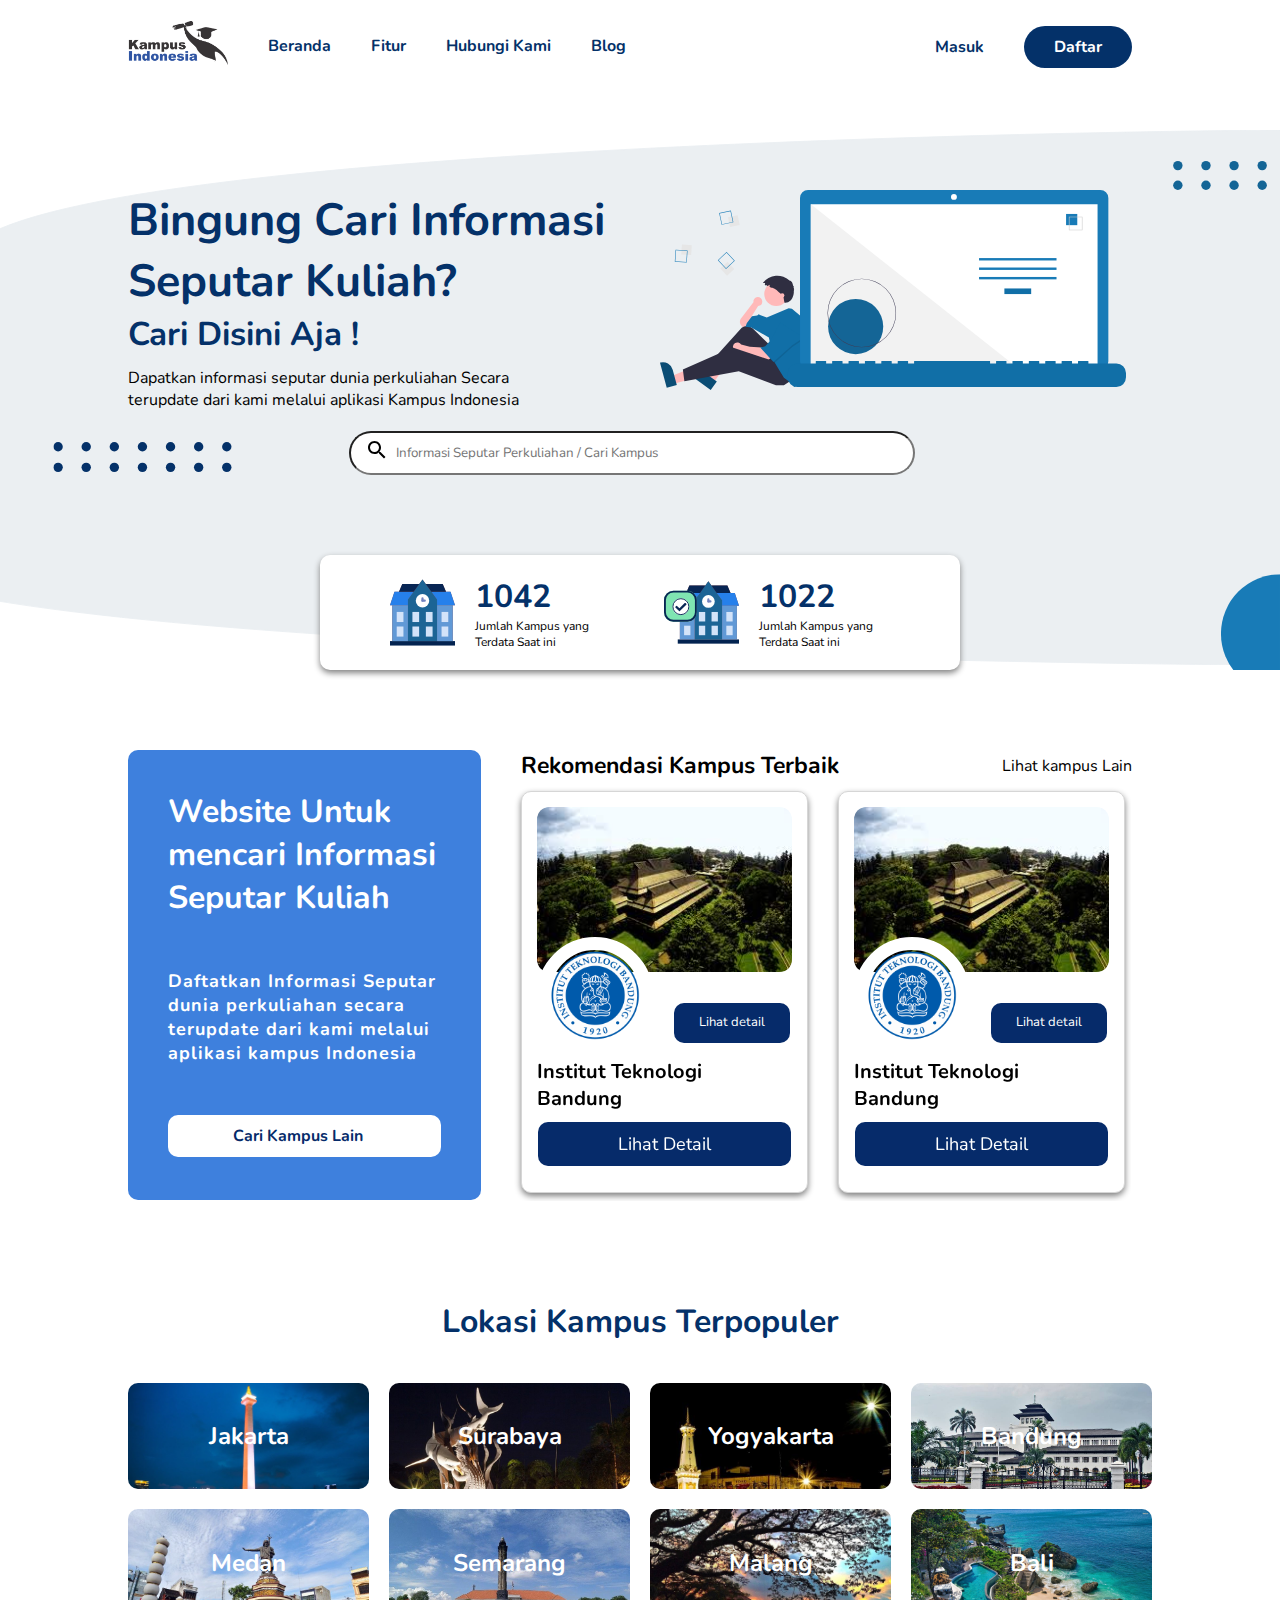
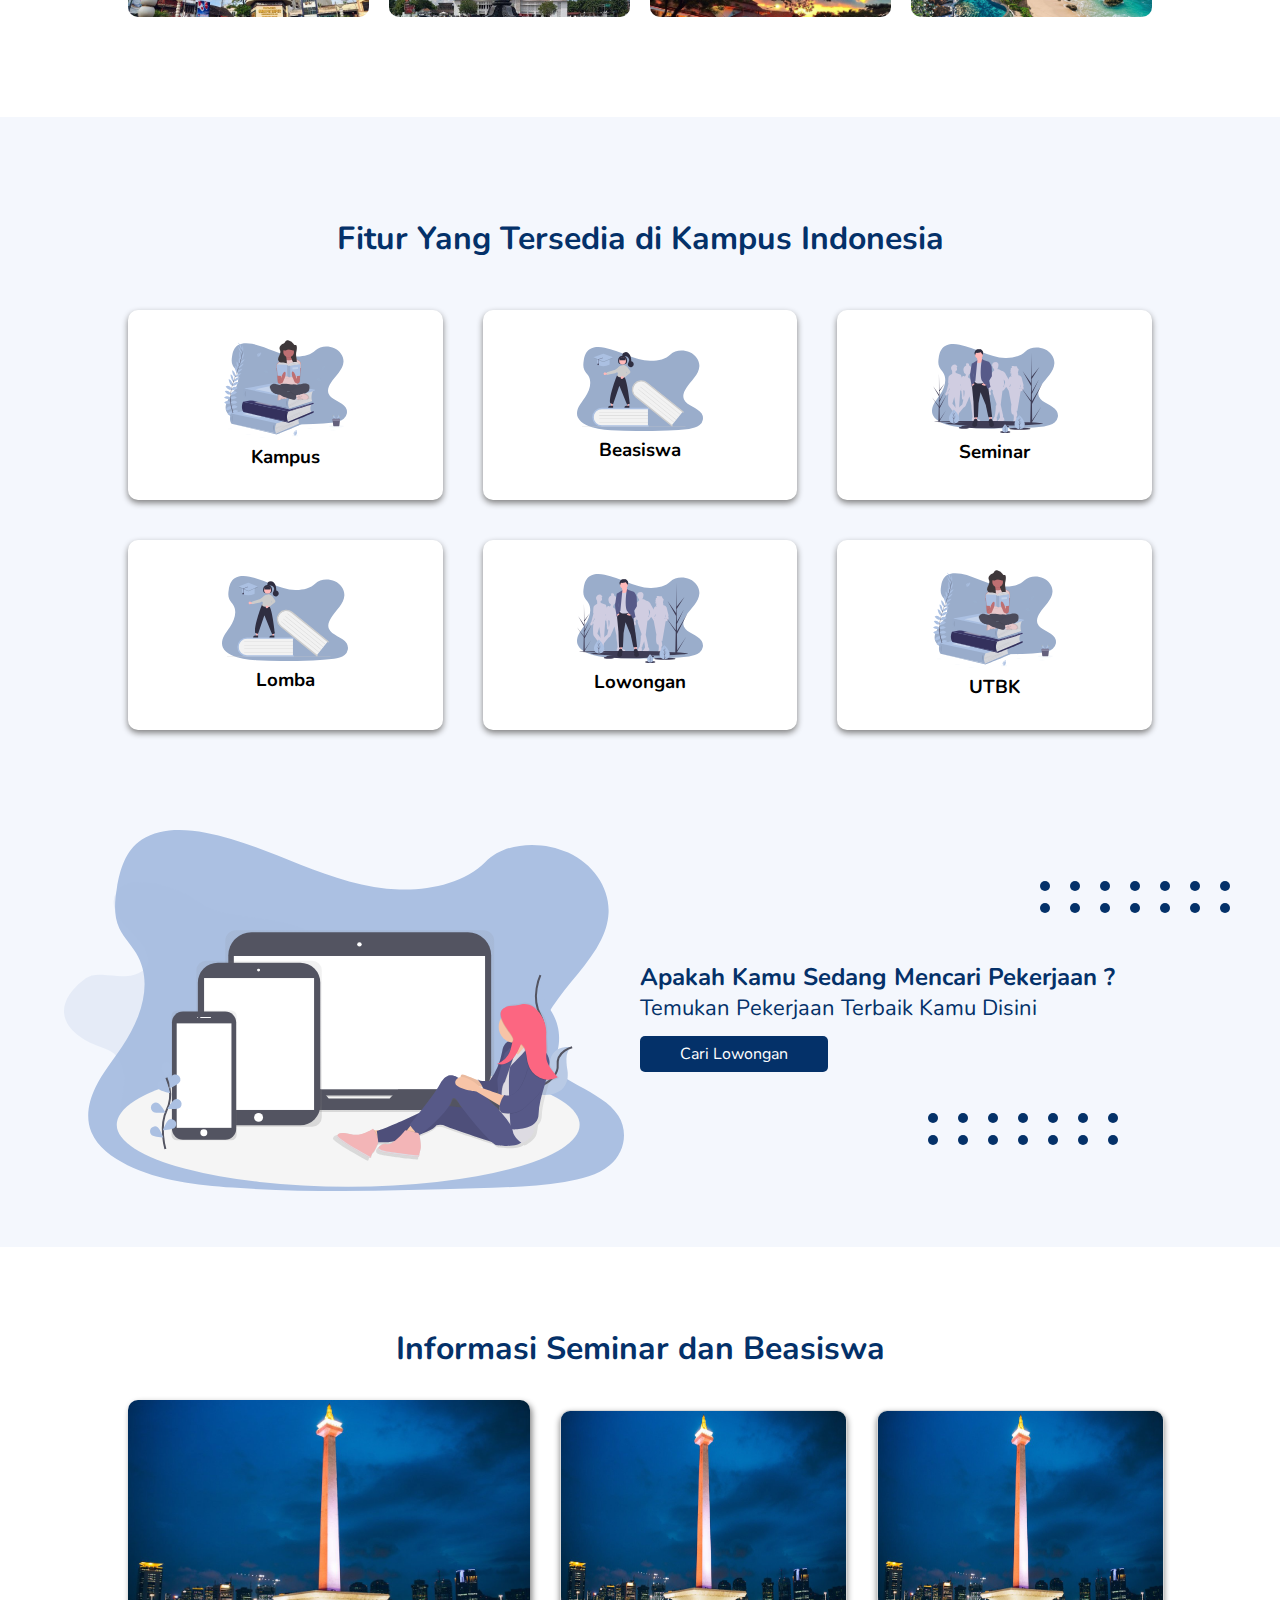
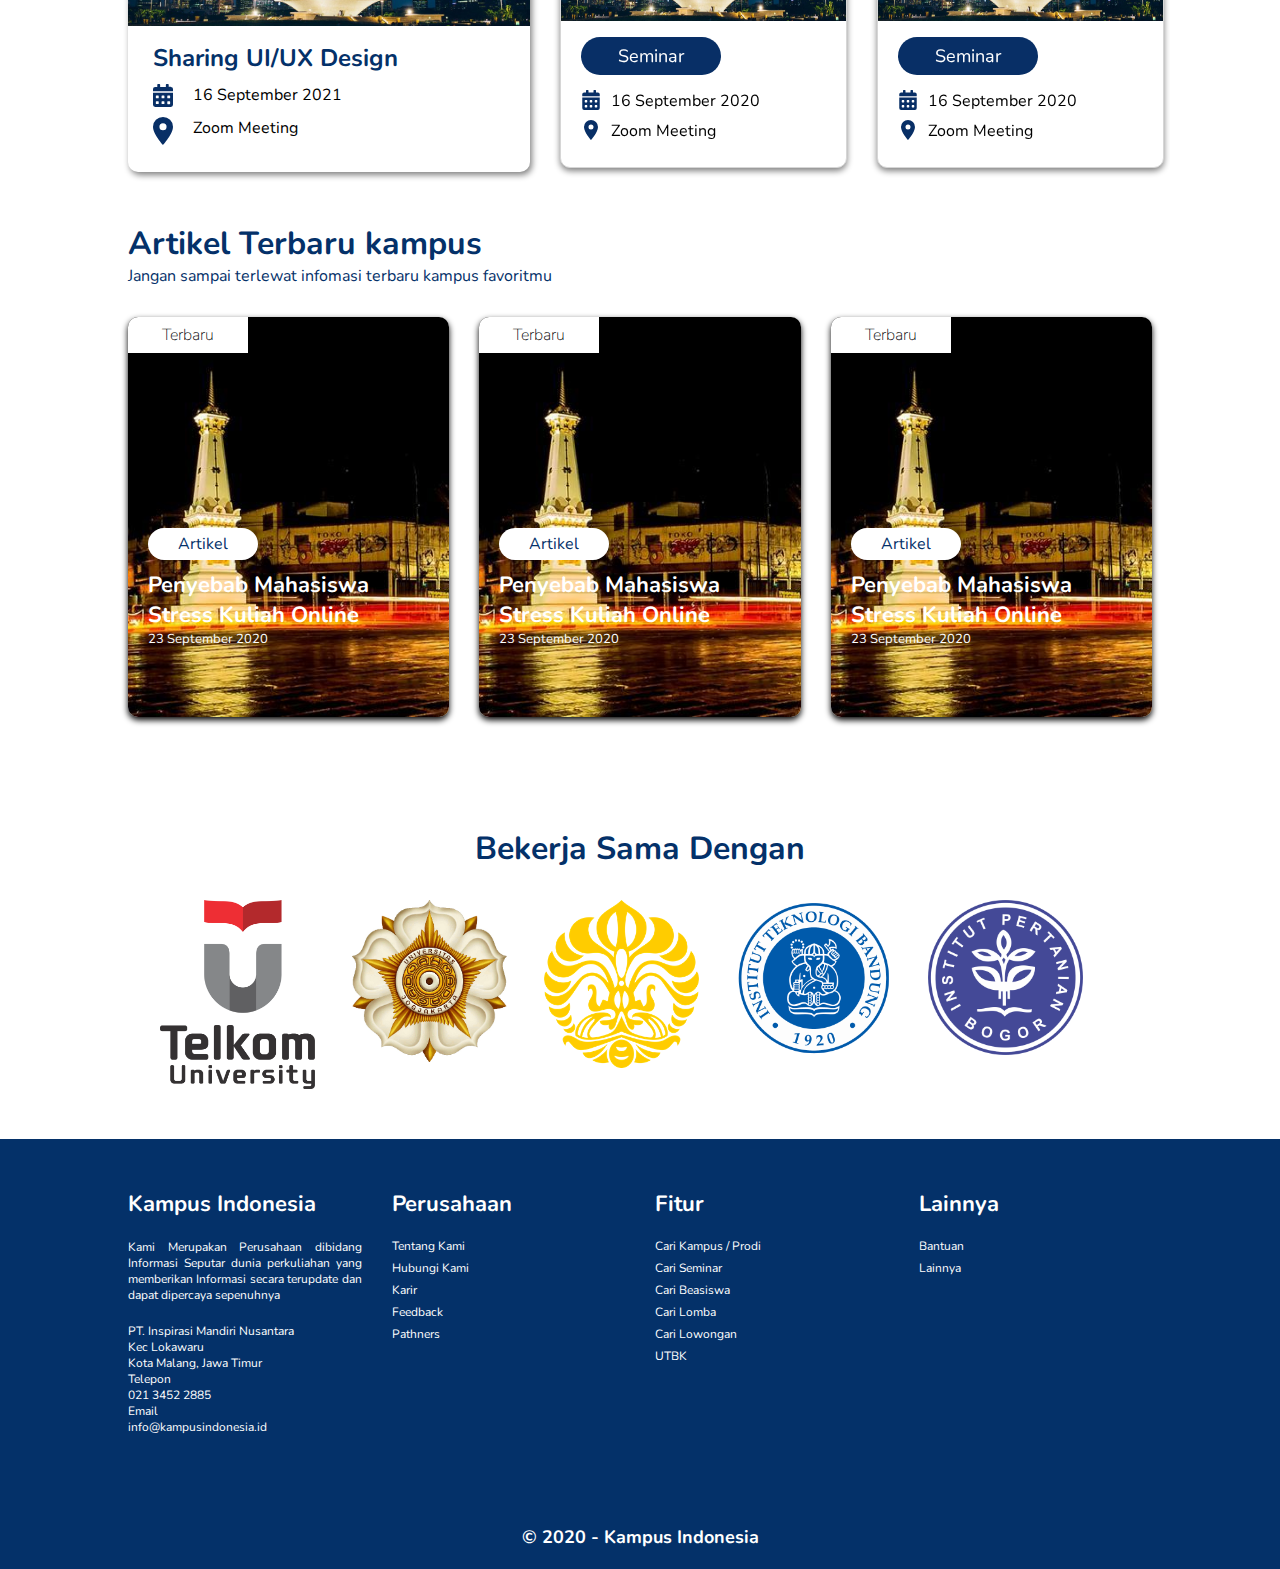
<file: index.html>
<!DOCTYPE html>
<html lang="en">
<head>
    <meta charset="UTF-8">
    <meta http-equiv="X-UA-Compatible" content="IE=edge">
    <meta name="viewport" content="width=device-width, initial-scale=1.0">
    <title>Kampus Indonesia</title>
    <link rel="stylesheet" href="./src/css/style.css">
    <link rel="stylesheet" href="./src/css/swiper-bundle.css" />

    <style>

    .swip {
        position: relative;
        height: 100%;
        width: 600px;
    }

    .swip {
        background: white;
        font-family: Helvetica Neue, Helvetica, Arial, sans-serif;
        font-size: 14px;
        color: #000;
        margin: 0;
        padding: 0;
    }
    
    .swiper-container {
        padding: 10px;
        width: 100%;
        height: 100%;
    }
    
    .swiper-slide {
        text-align: center;
        font-size: 18px;
        border-radius: 10px;
        box-shadow: 0 3px 6px gray;
        background: white;
        border: 1px solid rgb(214, 214, 214);
    
        /* Center slide text vertically */
        display: -webkit-box;
        display: -ms-flexbox;
        display: -webkit-flex;
        display: flex;
        -webkit-box-pack: center;
        -ms-flex-pack: center;
        -webkit-justify-content: center;
        justify-content: center;
        -webkit-box-align: center;
        -ms-flex-align: center;
        -webkit-align-items: center;
        align-items: center;
    }
    </style>

</head>
<body>
    <section id="beranda">
        <nav>
            <div class="container">
                <div class="kiri">
                    <ul>
                        <li><img src="./Asset/Logo-KI.png" alt=""></li>
                        <li><a href="#">Beranda</a></li>
                        <li><a href="#">Fitur</a></li>
                        <li><a href="#">Hubungi Kami</a></li>
                        <li><a href="#">Blog</a></li>
                    </ul>
                </div>
                <div class="kanan">
                    <ul>
                        <li><a href="">Masuk</a></li>
                        <li><a href="">Daftar</a></li>
                    </ul>
                </div>
            </div>
        </nav>

        <div class="wrap" style="background: url('./Asset/Bg1.svg'); background-size: cover; background-repeat: no-repeat;">
            <div class="container">
                <div class="grid">
                    <div class="w-kanan">
                        <h1>Bingung Cari Informasi</h1>
                        <h2>Seputar Kuliah?</h2>
                        <h3>Cari Disini Aja !</h3>
                        <p>Dapatkan informasi seputar dunia perkuliahan Secara</p>
                        <p>terupdate dari kami melalui aplikasi Kampus Indonesia</p>
                    </div>
                    <div class="w-kiri">
                        <img src="./Asset/bg1icon.svg" alt="">
                    </div>
                    
                </div>
                <div class="w-bawah">
                    <form action="">
                        <label for=""><img src="./Asset/search-24px.svg" alt=""></label>
                        <input type="text" placeholder="Informasi Seputar Perkuliahan / Cari Kampus">
                    </form>
                </div>
                <div class="info">
                    <div class="info-kiri">
                        <img src="./Asset/icon1-university.svg" alt="">
                        <div class="konten">
                            <h1>1042</h1>
                            <p>
                                Jumlah Kampus yang <br>
                                Terdata Saat ini
                            </p>
                        </div>
                    </div>
                    <div class="info-kanan">
                        <img src="./Asset/icon2-university.svg" alt="">
                        <div class="konten">
                            <h1>1022</h1>
                            <p>
                                Jumlah Kampus yang <br>
                                Terdata Saat ini
                            </p>
                        </div>
                    </div>
                </div>
            </div>
        </div>
    </section>

    <section id="kampus">
        <div class="container">
            <div class="grid">
                <div class="k-kiri">
                    <div class="k-konten">
                        <h1>
                            Website Untuk
                            mencari Informasi
                            Seputar Kuliah
                        </h1>
                        <p>
                            Daftatkan Informasi Seputar dunia
                            perkuliahan secara terupdate dari kami melalui aplikasi kampus Indonesia
                        </p>
                        <a href="#">Cari Kampus Lain</a>
                    </div>
                </div>
                <div class="k-kanan">
                    <div class="k-container">
                        <div class="konten">
                            <h1>Rekomendasi Kampus Terbaik</h1>
                            <p>Lihat kampus Lain</p>
                        </div>
                        <div class="wrapp">
                            <section class="swip">
                                <!-- Swiper -->
                                <div class="swiper-container">
                                    <div class="swiper-wrapper">
                                        <div class="swiper-slide">
                                            <div class="sw-konten">
                                                <img src="./Asset/ITB.svg" alt="">
                                                <div class="logo">
                                                    <img src="./Logo Kampus/ITB.png" alt="">
                                                    <a href="">Lihat detail</a>
                                                </div>
                                                <h2>Institut Teknologi <br> Bandung</h2>
                                                <a href="">Lihat Detail</a>
                                            </div>
                                        </div>
                                        <div class="swiper-slide">
                                            <div class="sw-konten">
                                                <img src="./Asset/ITB.svg" alt="">
                                                <div class="logo">
                                                    <img src="./Logo Kampus/ITB.png" alt="">
                                                    <a href="">Lihat detail</a>
                                                </div>
                                                <h2>Institut Teknologi <br> Bandung</h2>
                                                <a href="">Lihat Detail</a>
                                            </div>
                                        </div>
                                        <div class="swiper-slide">
                                            <div class="sw-konten">
                                                <img src="./Asset/ITB.svg" alt="">
                                                <div class="logo">
                                                    <img src="./Logo Kampus/ITB.png" alt="">
                                                    <a href="">Lihat detail</a>
                                                </div>
                                                <h2>Institut Teknologi <br> Bandung</h2>
                                                <a href="">Lihat Detail</a>
                                            </div>
                                        </div>
                                        <div class="swiper-slide">Slide 1</div>
                                    </div>
                                    <!-- Add Pagination
                                    <div class="swiper-pagination"></div> -->
                                </div>
                            </section>
                        </div>
                    </div>
                    
                </div>
            </div>
            
        </div>
    </section>

    <Section id="lokasi">
        <div class="container">
            <h1>Lokasi Kampus Terpopuler</h1>
            <div class="grid">
                <div class="box">
                    <div class="l-box" style="background: url('./kota/jakarta.jpg'); background-repeat: no-repeat; background-size: cover; border-radius: 10px;"><p>Jakarta</p></div>
                </div>
                <div class="box">
                    <div class="l-box" style="background: url('./kota/Surabaya.jpg'); background-repeat: no-repeat; background-size: cover; border-radius: 10px;"><p>Surabaya</p></div>
                </div>
                <div class="box">
                    <div class="l-box" style="background: url('./kota/jogkarta.jpeg'); background-repeat: no-repeat; background-size: cover; border-radius: 10px;"><p>Yogyakarta</p></div>
                </div>
                <div class="box">
                    <div class="l-box" style="background: url('./kota/bandung.jpg'); background-repeat: no-repeat; background-size: cover; border-radius: 10px;"><p>Bandung</p></div>
                </div>
                <div class="box">
                    <div class="l-box" style="background: url('./kota/medan.jpg'); background-repeat: no-repeat; background-size: cover; border-radius: 10px;"><p>Medan</p></div>
                </div>
                <div class="box">
                    <div class="l-box" style="background: url('./kota/Semarang.jpg'); background-repeat: no-repeat; background-size: cover; border-radius: 10px;"><p>Semarang</p></div>
                </div>
                <div class="box">
                    <div class="l-box" style="background: url('./kota/malang.jpg'); background-repeat: no-repeat; background-size: cover; border-radius: 10px;"><p>Malang</p></div>
                </div>
                <div class="box">
                    <div class="l-box" style="background: url('./kota/Bali.jpg'); background-repeat: no-repeat; background-size: cover; border-radius: 10px;"><p>Bali</p></div>
                </div>
            </div>
        </div>
    </Section>

    <section id="fitur">
        <div class="container">
            <h1>Fitur Yang Tersedia di Kampus Indonesia</h1>
            <div class="grid">
                <div class="f-box">
                    <div class="f-conten">
                        <img src="./Asset/Kampus.svg" alt="">
                        <h3>Kampus</h3>
                    </div>
                </div>
                <div class="f-box">
                    <div class="f-conten">
                        <img src="./Asset/Beasiwa.svg" alt="">
                        <h3>Beasiswa</h3>
                    </div>
                </div>
                <div class="f-box">
                    <div class="f-conten">
                        <img src="./Asset/Seminar.svg" alt="">
                        <h3>Seminar</h3>
                    </div>
                </div>
                <div class="f-box">
                    <div class="f-conten">
                        <img src="./Asset/Beasiwa.svg" alt="">
                        <h3>Lomba</h3>
                    </div>
                </div>
                <div class="f-box">
                    <div class="f-conten">
                        <img src="./Asset/Seminar.svg" alt="">
                        <h3>Lowongan</h3>
                    </div>
                </div>
                <div class="f-box">
                    <div class="f-conten">
                        <img src="./Asset/Kampus.svg" alt="">
                        <h3>UTBK</h3>
                    </div>
                </div>
            </div>
        </div>
    </section>

    <section id="low">
        <div class="container">
            <div class="grid">
                <div class="l-kiri">
                    <img src="./Asset/lowongan.svg" alt="">
                </div>
                <div class="l-kanan">
                    <div class="konten">
                        <img class="img1" src="./Asset/titik.svg" alt="">
                        <h1>Apakah Kamu Sedang Mencari Pekerjaan ?</h1>
                        <p>Temukan Pekerjaan Terbaik Kamu Disini</p>
                        <a href="">Cari Lowongan</a>
                        <img class="img2" src="./Asset/titik.svg" alt="">
                    </div>
                </div>
            </div>
        </div>
    </section>

    <section id="info">
        <div class="container">
            <h1>Informasi Seminar dan Beasiswa</h1>
            <div class="grid">
                <div class="in-kiri">
                    <img src="./kota/jakarta.jpg" alt="">
                    <div class="wrap">
                        <h3>Sharing UI/UX Design</h3>
                        <ul>
                            <li><img src="./Asset/icon-kalender.svg" alt=""><p>16 September 2021</p></li>
                            <li><img src="./Asset/location.svg" alt=""><p>Zoom Meeting</p></li>
                        </ul>
                    </div>
                </div>
                <div class="in-kanan">
                    <div class="wrapp">
                        <section class="swip">
                            <!-- Swiper -->
                            <div class="swiper-container">
                                <div class="swiper-wrapper">

                                    <div class="swiper-slide">
                                        <div class="sw-konten">
                                            <img src="./kota/jakarta.jpg" alt="">
                                            <div class="logos">
                                                <a href="">Seminar</a>
                                                <ul>
                                                    <li><img src="./Asset/icon-kalender.svg" alt=""><p>16 September 2020</p></li>
                                                    <li><img src="./Asset/location.svg" alt=""><p>Zoom Meeting</p></li>
                                                </ul>
                                            </div>
                                        </div>
                                    </div>

                                    <div class="swiper-slide">
                                        <div class="sw-konten">
                                            <img src="./kota/jakarta.jpg" alt="">
                                            <div class="logos">
                                                <a href="">Seminar</a>
                                                <ul>
                                                    <li><img src="./Asset/icon-kalender.svg" alt=""><p>16 September 2020</p></li>
                                                    <li><img src="./Asset/location.svg" alt=""><p>Zoom Meeting</p></li>
                                                </ul>
                                            </div>
                                        </div>
                                    </div>

                                    <div class="swiper-slide">
                                        <div class="sw-konten">
                                            <img src="./kota/jakarta.jpg" alt="">
                                            <div class="logos">
                                                <a href="">Seminar</a>
                                                <ul>
                                                    <li><img src="./Asset/icon-kalender.svg" alt=""><p>16 September 2020</p></li>
                                                    <li><img src="./Asset/location.svg" alt=""><p>Zoom Meeting</p></li>
                                                </ul>
                                            </div>
                                        </div>
                                    </div>

                                    <div class="swiper-slide">
                                        <div class="sw-konten">
                                            <img src="./kota/jakarta.jpg" alt="">
                                            <div class="logos">
                                                <a href="">Seminar</a>
                                                <ul>
                                                    <li><img src="./Asset/icon-kalender.svg" alt=""><p>16 September 2020</p></li>
                                                    <li><img src="./Asset/location.svg" alt=""><p>Zoom Meeting</p></li>
                                                </ul>
                                            </div>
                                        </div>
                                    </div>
                                    
                                </div>
                                <!-- Add Pagination
                                <div class="swiper-pagination"></div> -->
                            </div>
                        </section>
                    </div>

                </div>
            </div>
        </div>
    </section>

    <section id="artikel">
        <div class="container">
            <h1>Artikel Terbaru kampus</h1>
            <p>Jangan sampai terlewat infomasi terbaru kampus favoritmu</p>

            <div class="grid">
                <div class="box" style="background: url('./kota/jogkarta.jpeg'); background-repeat: no-repeat; background-size: cover;">
                    <div class="konten">
                        <div class="boxu">
                            <h1>Terbaru</h1>
                        </div>

                        <div class="isi">
                            <a href="">Artikel</a>
                            <h1>
                                Penyebab Mahasiswa <br>
                                Stress Kuliah Online
                            </h1>
                            <p>23 September 2020</p>
                        </div>
                    </div>
                </div>
                <div class="box" style="background: url('./kota/jogkarta.jpeg'); background-repeat: no-repeat; background-size: cover;">
                    <div class="konten">
                        <div class="boxu">
                            <h1>Terbaru</h1>
                        </div>

                        <div class="isi">
                            <a href="">Artikel</a>
                            <h1>
                                Penyebab Mahasiswa <br>
                                Stress Kuliah Online
                            </h1>
                            <p>23 September 2020</p>
                        </div>
                    </div>
                </div>
                <div class="box" style="background: url('./kota/jogkarta.jpeg'); background-repeat: no-repeat; background-size: cover;">
                    <div class="konten">
                        <div class="boxu">
                            <h1>Terbaru</h1>
                        </div>

                        <div class="isi">
                            <a href="">Artikel</a>
                            <h1>
                                Penyebab Mahasiswa <br>
                                Stress Kuliah Online
                            </h1>
                            <p>23 September 2020</p>
                        </div>
                    </div>
                </div>
            </div>


        </div>
    </section>

    <section id="sama">
        <div class="container">
            <h1>Bekerja Sama Dengan</h1>
            <div class="logo">
                <img src="./Logo Kampus/Telkom.png" alt="">
                <img src="./Logo Kampus/UGM.jpg" alt="">
                <img src="./Logo Kampus/UI.png" alt="">
                <img src="./Logo Kampus/ITB.png" alt="">
                <img src="./Logo Kampus/ipb.png" alt="">
            </div>
        </div>
    </section>

    <footer>
        <div class="container">
            <div class="grid">
                <div class="box">
                    <h1>
                        Kampus
                        Indonesia
                    </h1>
                    <p>
                        Kami Merupakan Perusahaan dibidang
                        Informasi Seputar dunia perkuliahan yang 
                        memberikan Informasi secara terupdate
                        dan dapat dipercaya sepenuhnya
                    </p>
                    <p>
                        PT. Inspirasi Mandiri Nusantara <br>
                        Kec Lokawaru  <br>
                        Kota Malang, Jawa Timur  <br>
                        Telepon  <br>
                        021 3452 2885  <br>
                        Email  <br>
                        info@kampusindonesia.id  <br>

                    </p>
                </div>
                <div class="box">
                    <h1>
                        Perusahaan
                    </h1>
                    <ul>
                        <li><a href="">Tentang Kami</a></li>
                        <li><a href="">Hubungi Kami</a></li>
                        <li><a href="">Karir</a></li>
                        <li><a href="">Feedback</a></li>
                        <li><a href="">Pathners</a></li>
                    </ul>
                </div>
                <div class="box">
                    <h1>Fitur</h1>
                    <ul>
                        <li><a href="">Cari Kampus / Prodi</a></li>
                        <li><a href="">Cari Seminar</a></li>
                        <li><a href="">Cari Beasiswa</a></li>
                        <li><a href="">Cari Lomba</a></li>
                        <li><a href="">Cari Lowongan</a></li>
                        <li><a href="">UTBK</a></li>
                    </ul>
                </div>
                <div class="box">
                    <h1>Lainnya</h1>
                    <ul>
                        <li><a href="">Bantuan</a></li>
                        <li><a href="">Lainnya</a></li>
                    </ul>
                </div>
            </div>
        </div>
        <h2>&copy; 2020 - Kampus Indonesia</h2>
    </footer>
    
</body>
<script src="./src/js/swiper-bundle.min.js"></script>
<script>
    var swiper = new Swiper('.swiper-container', {
        slidesPerView: 2,
        spaceBetween: 30,
        freeMode: true,
        pagination: {
            el: '.swiper-pagination',
            clickable: true,
        },
    });

</script>
</html>
</file>
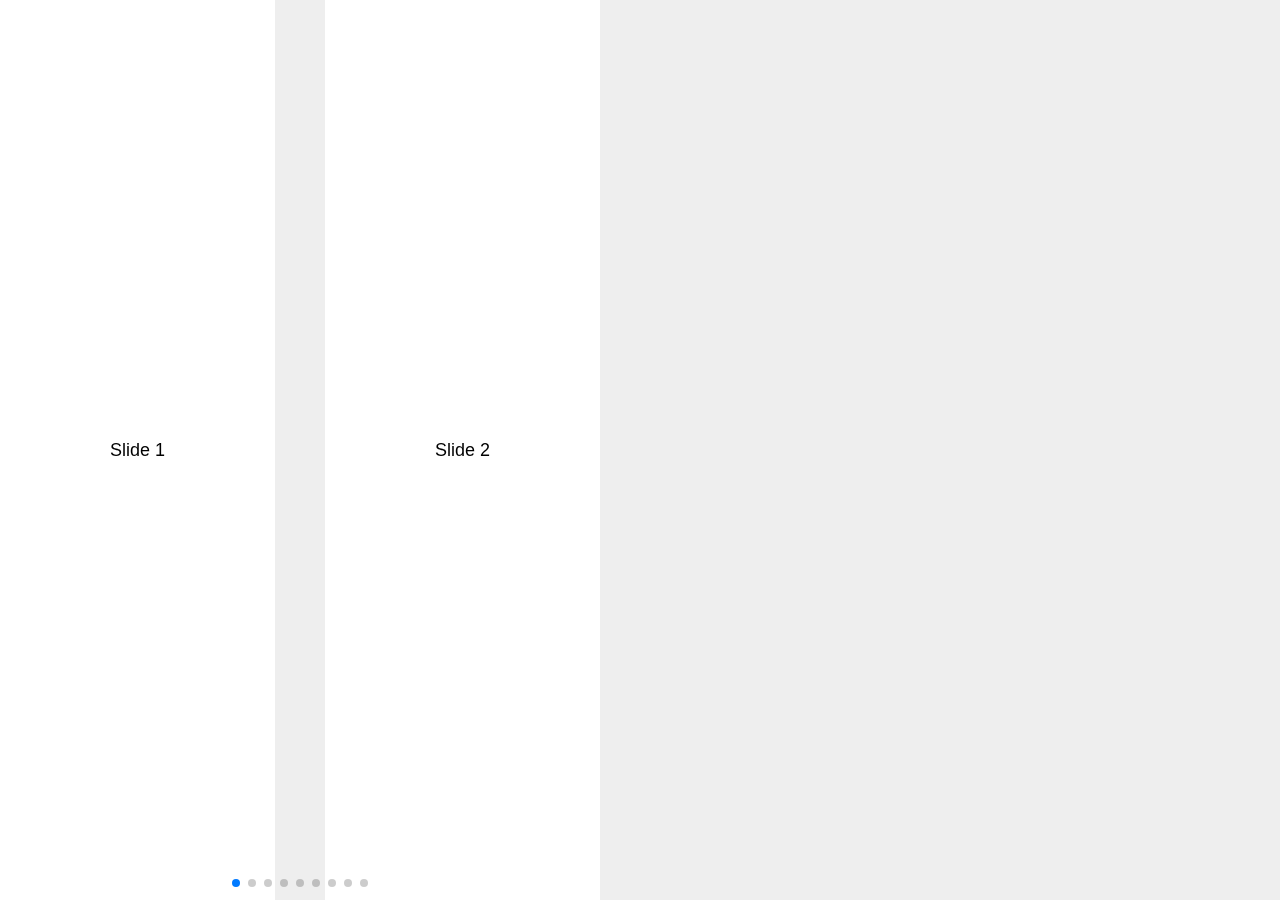
<file: belajar.html>
<!DOCTYPE html>
<html lang="en">

<head>
  <meta charset="utf-8">
  <title>Swiper demo</title>
  <meta name="viewport" content="width=device-width, initial-scale=1, minimum-scale=1, maximum-scale=1">

  <!-- Link Swiper's CSS -->
  <link rel="stylesheet" href="./src/css/swiper-bundle.css">

  <!-- Demo styles -->
  <style>
    html,
    body {
      position: relative;
      height: 100%;
      width: 600px;
    }

    body {
      background: #eee;
      font-family: Helvetica Neue, Helvetica, Arial, sans-serif;
      font-size: 14px;
      color: #000;
      margin: 0;
      padding: 0;
    }

    .swiper-container {
      width: 100%;
      height: 100%;
    }

    .swiper-slide {
      text-align: center;
      font-size: 18px;
      background: #fff;

      /* Center slide text vertically */
      display: -webkit-box;
      display: -ms-flexbox;
      display: -webkit-flex;
      display: flex;
      -webkit-box-pack: center;
      -ms-flex-pack: center;
      -webkit-justify-content: center;
      justify-content: center;
      -webkit-box-align: center;
      -ms-flex-align: center;
      -webkit-align-items: center;
      align-items: center;
    }
  </style>
</head>

<body>
  <!-- Swiper -->
  <div class="swiper-container">
    <div class="swiper-wrapper">
      <div class="swiper-slide">Slide 1</div>
      <div class="swiper-slide">Slide 2</div>
      <div class="swiper-slide">Slide 3</div>
      <div class="swiper-slide">Slide 4</div>
      <div class="swiper-slide">Slide 5</div>
      <div class="swiper-slide">Slide 6</div>
      <div class="swiper-slide">Slide 7</div>
      <div class="swiper-slide">Slide 8</div>
      <div class="swiper-slide">Slide 9</div>
      <div class="swiper-slide">Slide 10</div>
    </div>
    <!-- Add Pagination -->
    <div class="swiper-pagination"></div>
  </div>

  <!-- Swiper JS -->
  <script src="./src/js/swiper-bundle.min.js"></script>

  <!-- Initialize Swiper -->
  <script>
    var swiper = new Swiper('.swiper-container', {
      slidesPerView: 1,
      spaceBetween: 10,
      // init: false,
      pagination: {
        el: '.swiper-pagination',
        clickable: true,
      },
      breakpoints: {
        640: {
          slidesPerView: 2,
          spaceBetween: 20,
        },
        768: {
          slidesPerView: 4,
          spaceBetween: 40,
        },
        1024: {
          slidesPerView: 2,
          spaceBetween: 50,
        },
      }
    });
  </script>
</body>

</html>
</file>
<file: src/css/style.css>
@import url("https://fonts.googleapis.com/css2?family=Nunito:wght@300;400;600;700;800&display=swap");
* {
  margin: 0;
  padding: 0;
  font-family: "Nunito", sans-serif;
}

ul li {
  list-style: none;
}
ul li a {
  text-decoration: none;
}

#beranda nav {
  top: 0px;
  position: fixed;
  height: 94px;
  width: 100%;
  display: flex;
  justify-items: center;
  align-items: center;
  z-index: 3;
  background: white;
}
#beranda nav .container {
  width: 80%;
  margin: 0 auto;
  display: flex;
  justify-content: space-between;
}
#beranda nav .container .kiri ul {
  height: 100px;
  display: flex;
  align-items: center;
  justify-items: center;
}
#beranda nav .container .kiri ul li {
  border-bottom: 2px solid transparent;
  margin: 0px 10px;
}
#beranda nav .container .kiri ul li img {
  width: 100px;
}
#beranda nav .container .kiri ul li a {
  margin: 30px 10px;
  color: #043169;
  display: flex;
  font-weight: bold;
}
#beranda nav .container .kiri ul li:hover {
  border-bottom: 2px solid black;
}
#beranda nav .container .kiri ul li:nth-child(1) {
  margin: 0px 20px 0px 0px;
  border-bottom: 2px solid transparent;
}
#beranda nav .container .kanan {
  display: flex;
  justify-items: center;
}
#beranda nav .container .kanan ul {
  display: flex;
  align-items: center;
}
#beranda nav .container .kanan ul li {
  margin: 0px 20px;
}
#beranda nav .container .kanan ul li a {
  font-weight: bold;
  color: #043169;
}
#beranda nav .container .kanan ul li:nth-child(2) {
  border-radius: 100px;
  padding: 10px 30px;
  background-color: #043169;
}
#beranda nav .container .kanan ul li:nth-child(2) a {
  color: white;
}
#beranda .wrap {
  margin-top: 130px;
}
#beranda .wrap img {
  width: 100%;
}
#beranda .wrap .container {
  width: 80%;
  margin: 0 auto;
  z-index: 2;
}
#beranda .wrap .container .grid {
  padding-top: 60px;
  display: grid;
  grid-template-columns: 1fr 1fr;
}
#beranda .wrap .container .grid .w-kanan h1 {
  font-size: 45px;
  color: #043169;
}
#beranda .wrap .container .grid .w-kanan h2 {
  font-size: 45px;
  color: #043169;
}
#beranda .wrap .container .grid .w-kanan h3 {
  font-size: 33px;
  color: #043169;
  margin-bottom: 10px;
}
#beranda .wrap .container .grid .w-kiri img {
  margin-left: 20px;
  width: 466.48px;
  display: flex;
  left: 0;
}
#beranda .wrap .container .w-bawah form {
  display: flex;
  justify-content: center;
  align-items: center;
  margin: 20px auto;
}
#beranda .wrap .container .w-bawah form input {
  width: 517px;
  height: 40px;
  padding: 0px 0px 0px 45px;
  border-radius: 100px;
  outline: none;
}
#beranda .wrap .container .w-bawah form label {
  margin-right: -40px;
  z-index: 2;
}
#beranda .wrap .container .info {
  margin: 80px auto;
  padding: 20px 70px;
  width: 500px;
  background: white;
  display: flex;
  align-items: center;
  border-radius: 10px;
  box-shadow: 0px 3px 6px gray;
}
#beranda .wrap .container .info .info-kiri {
  display: flex;
  margin-right: 75px;
}
#beranda .wrap .container .info .info-kiri img {
  width: 65px;
  margin-right: 20px;
}
#beranda .wrap .container .info .info-kiri .konten h1 {
  font-size: 32px;
  font-weight: bold;
  color: #043169;
}
#beranda .wrap .container .info .info-kiri .konten p {
  font-size: 12px;
}
#beranda .wrap .container .info .info-kanan {
  display: flex;
}
#beranda .wrap .container .info .info-kanan img {
  width: 75px;
  margin-right: 20px;
}
#beranda .wrap .container .info .info-kanan .konten h1 {
  font-size: 32px;
  font-weight: bold;
  color: #043169;
}
#beranda .wrap .container .info .info-kanan .konten p {
  font-size: 12px;
}

#kampus .container {
  max-width: 80%;
  margin: 0 auto;
}
#kampus .container .grid {
  display: grid;
  grid-template-columns: 1.1fr 2fr;
  grid-template-rows: 450px;
  column-gap: 30px;
}
#kampus .container .grid .k-kiri {
  background: #3E80DD;
  border-radius: 10px;
}
#kampus .container .grid .k-kiri .k-konten {
  margin: 40px;
  height: 100%;
}
#kampus .container .grid .k-kiri .k-konten h1 {
  color: white;
  font-size: 32px;
}
#kampus .container .grid .k-kiri .k-konten p {
  margin: 50px 0;
  font-size: 18px;
  font-weight: bold;
  color: white;
  letter-spacing: 1px;
}
#kampus .container .grid .k-kiri .k-konten a {
  display: flex;
  margin: 0 auto;
  padding: 10px 65px;
  background: white;
  border-radius: 10px;
  text-decoration: none;
  color: #062B6A;
  font-weight: bold;
}
#kampus .container .grid .k-kanan .k-container .konten {
  display: flex;
  justify-content: space-between;
  align-items: center;
  padding: 0 20px 0px 10px;
}
#kampus .container .grid .k-kanan .k-container .konten h1 {
  font-size: 23px;
}
#kampus .container .grid .k-kanan .k-container .wrapp {
  height: 343px;
}
#kampus .container .grid .k-kanan .k-container .wrapp .swip {
  height: 400px;
  margin: 0;
}
#kampus .container .grid .k-kanan .k-container .wrapp .swip .swiper-container .swiper-slide .sw-konten {
  display: relative;
  width: 100%;
  height: 100%;
  padding: 15px;
}
#kampus .container .grid .k-kanan .k-container .wrapp .swip .swiper-container .swiper-slide .sw-konten img {
  margin-top: 15px;
  width: 100%;
  border-radius: 10px;
}
#kampus .container .grid .k-kanan .k-container .wrapp .swip .swiper-container .swiper-slide .sw-konten .logo {
  display: flex;
  align-items: flex-end;
  z-index: 1px;
  position: absolute;
  top: 130px;
  justify-content: space-between;
  width: 89%;
}
#kampus .container .grid .k-kanan .k-container .wrapp .swip .swiper-container .swiper-slide .sw-konten .logo img {
  width: 90px;
  border: 13px solid white;
  border-radius: 100px;
}
#kampus .container .grid .k-kanan .k-container .wrapp .swip .swiper-container .swiper-slide .sw-konten .logo a {
  height: 20px;
  font-size: 13px;
  padding: 10px 25px;
  background: #062B6A;
  border-radius: 10px;
  text-decoration: none;
  color: white;
  margin-bottom: 10px;
}
#kampus .container .grid .k-kanan .k-container .wrapp .swip .swiper-container .swiper-slide .sw-konten h2 {
  margin-top: 80px;
  font-size: 20px;
  font-weight: bold;
  text-align: left;
  margin-bottom: 20px;
}
#kampus .container .grid .k-kanan .k-container .wrapp .swip .swiper-container .swiper-slide .sw-konten a {
  margin-top: 70px;
  background: #062B6A;
  padding: 10px 80px;
  border-radius: 10px;
  text-decoration: none;
  color: white;
}

#lokasi {
  margin: 100px 0px;
}
#lokasi .container {
  width: 80%;
  margin: 0 auto;
}
#lokasi .container h1 {
  text-align: center;
  margin: 40px;
  color: #043169;
}
#lokasi .container .grid {
  display: grid;
  grid-template-columns: 1fr 1fr 1fr 1fr;
  grid-template-rows: 106px 108px;
  row-gap: 20px;
  column-gap: 20px;
}
#lokasi .container .grid .box {
  border-radius: 10px;
}
#lokasi .container .grid .box .l-box {
  height: 100%;
  display: flex;
  justify-content: center;
  align-items: center;
}
#lokasi .container .grid .box .l-box p {
  font-size: 24px;
  font-weight: bold;
  color: white;
}

#fitur {
  background: #F4F7FD;
  padding: 100px 0px;
}
#fitur .container {
  margin: 0 auto;
  width: 80%;
}
#fitur .container h1 {
  text-align: center;
  color: #043169;
  margin-bottom: 50px;
}
#fitur .container .grid {
  display: grid;
  column-gap: 40px;
  row-gap: 40px;
  grid-template-columns: 1fr 1fr 1fr;
}
#fitur .container .grid .f-box {
  border-radius: 10px;
  box-shadow: 0px 3px 6px gray;
  background: white;
  display: flex;
  align-items: center;
  justify-content: center;
  padding: 30px;
}
#fitur .container .grid .f-box .f-conten h3 {
  text-align: center;
}

#low {
  background: #F4F7FD;
  padding-bottom: 50px;
}
#low .container {
  margin: 0 auto;
  width: 90%;
}
#low .container .grid {
  display: grid;
  grid-template-columns: 1fr 1fr;
}
#low .container .grid .l-kanan {
  display: flex;
  align-items: center;
}
#low .container .grid .l-kanan .konten h1 {
  font-size: 24px;
  font-weight: bold;
  color: #043169;
}
#low .container .grid .l-kanan .konten p {
  font-size: 22px;
  color: #043169;
  margin-bottom: 20px;
}
#low .container .grid .l-kanan .konten a {
  border-radius: 5px;
  background: #043169;
  padding: 7px 40px;
  color: white;
  text-decoration: none;
}
#low .container .grid .l-kanan .konten .img1 {
  position: absolute;
  margin-top: -80px;
  margin-left: 400px;
  display: flex;
  justify-content: flex-end;
}
#low .container .grid .l-kanan .konten .img2 {
  position: absolute;
  margin-left: 100px;
  margin-top: 70px;
}

#info {
  padding: 50px 0;
}
#info .container {
  width: 80%;
  margin: 0 auto;
}
#info .container h1 {
  text-align: center;
  color: #043169;
  margin: 30px 0px;
}
#info .container .grid {
  display: grid;
  grid-template-columns: 1fr 1.5fr;
  grid-template-rows: 372px;
  column-gap: 20px;
}
#info .container .grid .in-kiri {
  overflow: hidden;
  border-radius: 10px;
  box-shadow: 2px 3px 6px grey;
}
#info .container .grid .in-kiri img {
  width: 100%;
}
#info .container .grid .in-kiri .wrap {
  padding: 10px 25px;
}
#info .container .grid .in-kiri .wrap h3 {
  color: #043169;
  font-size: 24px;
  font-weight: bold;
  text-align: left;
}
#info .container .grid .in-kiri .wrap ul li {
  display: flex;
  margin-top: 10px;
}
#info .container .grid .in-kiri .wrap ul li img {
  margin-right: 20px;
  width: 20px;
}
#info .container .grid .in-kiri .wrap ul li a {
  font-size: 16px;
}
#info .container .grid .in-kanan .wrapp .swip .swiper-container .swiper-wrapper .swiper-slide {
  overflow: hidden;
  position: relative;
}
#info .container .grid .in-kanan .wrapp .swip .swiper-container .swiper-wrapper .swiper-slide .sw-konten img {
  width: 100%;
  height: 210px;
}
#info .container .grid .in-kanan .wrapp .swip .swiper-container .swiper-wrapper .swiper-slide .sw-konten .logos {
  padding: 10px 20px 30px 20px;
  height: 100px;
}
#info .container .grid .in-kanan .wrapp .swip .swiper-container .swiper-wrapper .swiper-slide .sw-konten .logos a {
  display: flex;
  justify-content: center;
  padding: 7px 20px;
  width: 100px;
  background: #082F66;
  color: white;
  text-decoration: none;
  border-radius: 100px;
  margin-bottom: 15px;
}
#info .container .grid .in-kanan .wrapp .swip .swiper-container .swiper-wrapper .swiper-slide .sw-konten .logos ul {
  margin-bottom: 20px;
}
#info .container .grid .in-kanan .wrapp .swip .swiper-container .swiper-wrapper .swiper-slide .sw-konten .logos ul li {
  height: 20px;
  display: flex;
  margin-bottom: 10px;
}
#info .container .grid .in-kanan .wrapp .swip .swiper-container .swiper-wrapper .swiper-slide .sw-konten .logos ul li img {
  width: 20px;
  height: 100%;
  margin-right: 10px;
}
#info .container .grid .in-kanan .wrapp .swip .swiper-container .swiper-wrapper .swiper-slide .sw-konten .logos ul li p {
  font-size: 16px;
}

#artikel .container {
  width: 80%;
  margin: 0 auto;
}
#artikel .container h1 {
  color: #043169;
}
#artikel .container p {
  color: #043169;
}
#artikel .container .grid {
  display: grid;
  grid-template-columns: 1fr 1fr 1fr;
  grid-template-rows: 400px;
  column-gap: 30px;
  margin: 30px 0;
}
#artikel .container .grid .box {
  width: 100%;
  height: 100%;
  border-radius: 10px;
  box-shadow: 0px 3px 6px;
}
#artikel .container .grid .box .konten .boxu {
  background: white;
  overflow: hidden;
  width: 100px;
  border-radius: 10px 0px 0px 0px;
  padding: 7px 10px;
}
#artikel .container .grid .box .konten .boxu h1 {
  color: black;
  overflow: hidden;
  font-size: 16px;
  font-weight: lighter;
  text-align: center;
}
#artikel .container .grid .box .konten .isi {
  padding: 20px;
  margin-top: 160px;
}
#artikel .container .grid .box .konten .isi a {
  padding: 5px 30px;
  background: white;
  text-decoration: none;
  color: #043169;
  border-radius: 100px;
}
#artikel .container .grid .box .konten .isi h1 {
  color: white;
  font-size: 22px;
  margin-top: 15px;
}
#artikel .container .grid .box .konten .isi p {
  color: white;
  font-size: 13px;
}

#sama {
  padding: 50px 0px;
}
#sama .container {
  margin: 0 auto;
  width: 75%;
}
#sama .container h1 {
  text-align: center;
  padding: 30px 0px;
  color: #043169;
}
#sama .container .logo {
  display: grid;
  grid-template-columns: 1fr 1fr 1fr 1fr 1fr;
}
#sama .container .logo img {
  width: 155px;
}

footer {
  background: #043169;
}
footer .container {
  padding: 50px 0px;
  color: white;
  width: 80%;
  margin: 0 auto;
}
footer .container .grid {
  display: grid;
  grid-template-columns: 1fr 1fr 1fr 1fr;
  column-gap: 30px;
}
footer .container .grid .box h1 {
  font-size: 22px;
  font-weight: bold;
}
footer .container .grid .box p {
  font-size: 12px;
  margin: 20px 0px;
  text-align: justify;
}
footer .container .grid .box ul {
  margin-top: 15px;
}
footer .container .grid .box ul li a {
  color: white;
  font-size: 12px;
}
footer h2 {
  text-align: center;
  color: white;
  font-size: 18px;
  padding: 20px;
}
</file>
